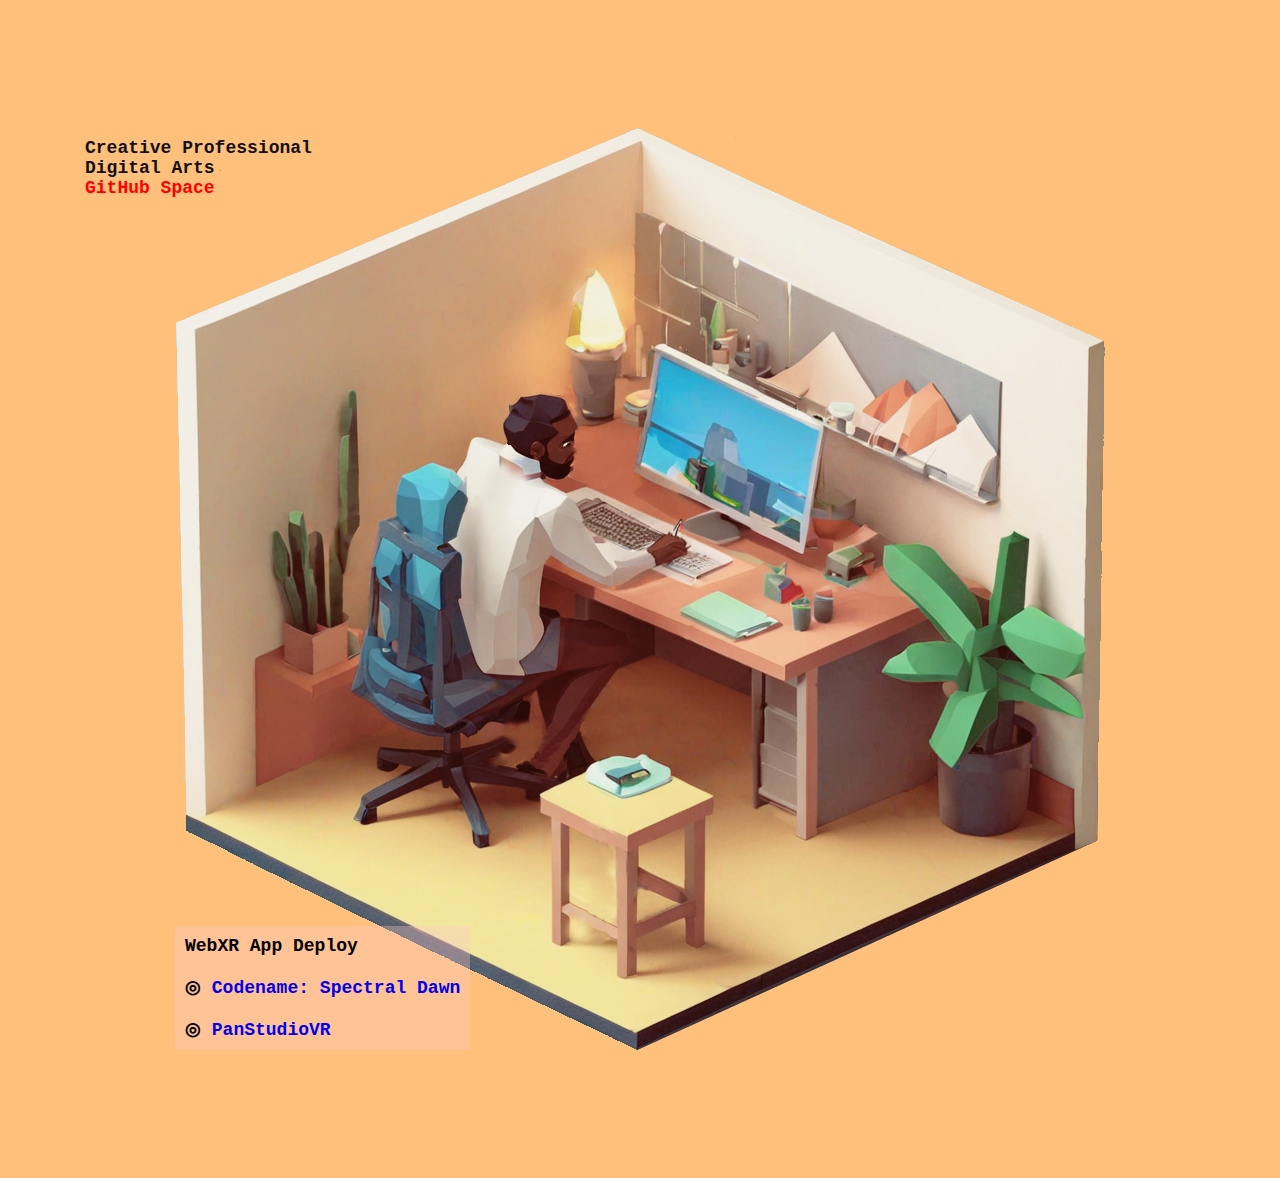
<file: index.html>
<!DOCTYPE html>
<html lang="en">
<head>
<meta charset="UTF-8">
<meta name="viewport" content="width=device-width, initial-scale=1.0">
<title>TRISTANJOHN</title>
<meta name="description" content="Tristan John Github Space">
<meta name="keywords" content="Tristan, John, Tristan John, Film, Music and Interactive Media Production, Github Space">
<link rel="stylesheet" href="https://cdnjs.cloudflare.com/ajax/libs/font-awesome/5.15.1/css/all.min.css" integrity="sha512-+4zCK9k+qNFUR5X+cKL9EIR+ZOhtIloNl9GIKS57V1MyNsYpYcUrUeQc9vNfzsWfV28IaLL3i96P9sdNyeRssA==" crossorigin="anonymous" />
<link rel="stylesheet" href="main.css">
   <style>
  body {
    margin: 10%;
    display: flex;
    justify-content: center;
    align-items: center;
    min-height: 100vh;
    background-color: #FFC07C;
    color: #111111 ; 
    font-family: 'Courier';
  }

  .container {
    position: relative;
  }

  img {
    display: block;
    max-width: 100%;
    height: auto;
    margin: 80 auto;
  }

  .top-left {
    position: absolute;
    top: 0;
    left: 0;
    padding: 10px;
    font-size: 18px;
    font-weight: bold;
  }

  .bottom-left {
    position: absolute;
    bottom: 0;
    left: 0;
    padding: 10px;
    font-size: 18px;
    font-weight: bold;
    background-color: rgba(255, 200, 200, 0.35);
  }

  .top-right {
    position: absolute;
    top: 0;
    right: 0;
    padding: 10px;
    font-size: 18px;
    font-weight: bold;
  }
  
        .social-icons {
        position: absolute;
        bottom: 5px;
        right: 1px;
        display: flex;
        align-items: center;
        background-color: rgba(0, 0, 0, 0.65);
        padding: 10px;
      }
      
      .social-header {
        font-size: 18px;
        color: white;
        text-align: right;
        font-style: Bold;
        margin-right: 10px;
      }
      
      .social-icon {
        margin-right: 10px;
        color: white;
        font-size: 18px;
      }
      
    a:link { text-decoration: none;}
	a:visited { text-decoration: none; }
	a:hover { text-decoration: none; }
	a:active { text-decoration: none; }
</style>
</head>
<body>
  <div class="container">
    <img src="TJOffice.png" alt="Centered Image">
    <div class="top-left" id="slide">Creative Professional    <br> Digital Arts<br> <font color='red'> GitHub Space <font color='black'></div>
    <div class="top-right"></div>
    <div class="bottom-left">WebXR App Deploy<br><br>◎ <a href="https://shaepic.github.io/SDDeploy">Codename: Spectral Dawn </a>
    <!-- <br><br>◎ <a href="https://tristanjohn.com/MARTN">MARTN EP:1</a> -->
    <br><br>◎ <a href="https://shaepic.github.io/PSDeploy">PanStudioVR</a>
    </div>
  </div>
  
  <a href="#" class="lightbox" id="img1">
  <span style="background-image: url('MARTN Landscape Poster 9.png')"></span></a>
  <!--
    <div class="social-icons">
      <span class="social-header">Get In Touch:</span>
      <a class="social-icon" href="mailto:mail@tristanjohn.com" target="_blank"><i class="fas fa-envelope"></i></a>
      <a class="social-icon" href="https://www.linkedin.com/in/tristan-john-2b086159" target="_blank"><i class="fab fa-linkedin-in"></i></a>
      <a class="social-icon" href="https://twitter.com/shaepicvr/" target="_blank"><i class="fab fa-twitter"></i></a>
      <a class="social-icon" href="discordapp.com/users/shaepic" target="_blank"><i class="fab fa-discord"></i></a>
      <a class="social-icon" href="https://www.imdb.com/name/nm5693675/" target="_blank"><i class="fab fa-imdb"></i></a>
      <a class="social-icon" href="https://music.apple.com/us/artist/tristan-john/1377837372" target="_blank"><i class="fab fa-apple"></i></a>
      <a class="social-icon" href="https://facebook.com/TristanJohnMusic" target="_blank"><i class="fab fa-facebook-f"></i></a>
      <a class="social-icon" href="https://instagram.com/shaepicvr/" target="_blank"><i class="fab fa-instagram"></i></a>
      <a class="social-icon" href="https://open.spotify.com/album/7I5lAtqx5pqgWDyg96j8Cg" target="_blank"><i class="fab fa-spotify"></i></a>
      <a class="social-icon" href="https://www.youtube.com/channel/UChcLqfF72_LRg5Qp4Zf-BtQ" target="_blank"><i class="fab fa-youtube"></i></a>
    </div> -->
</body>
</html>
</file>
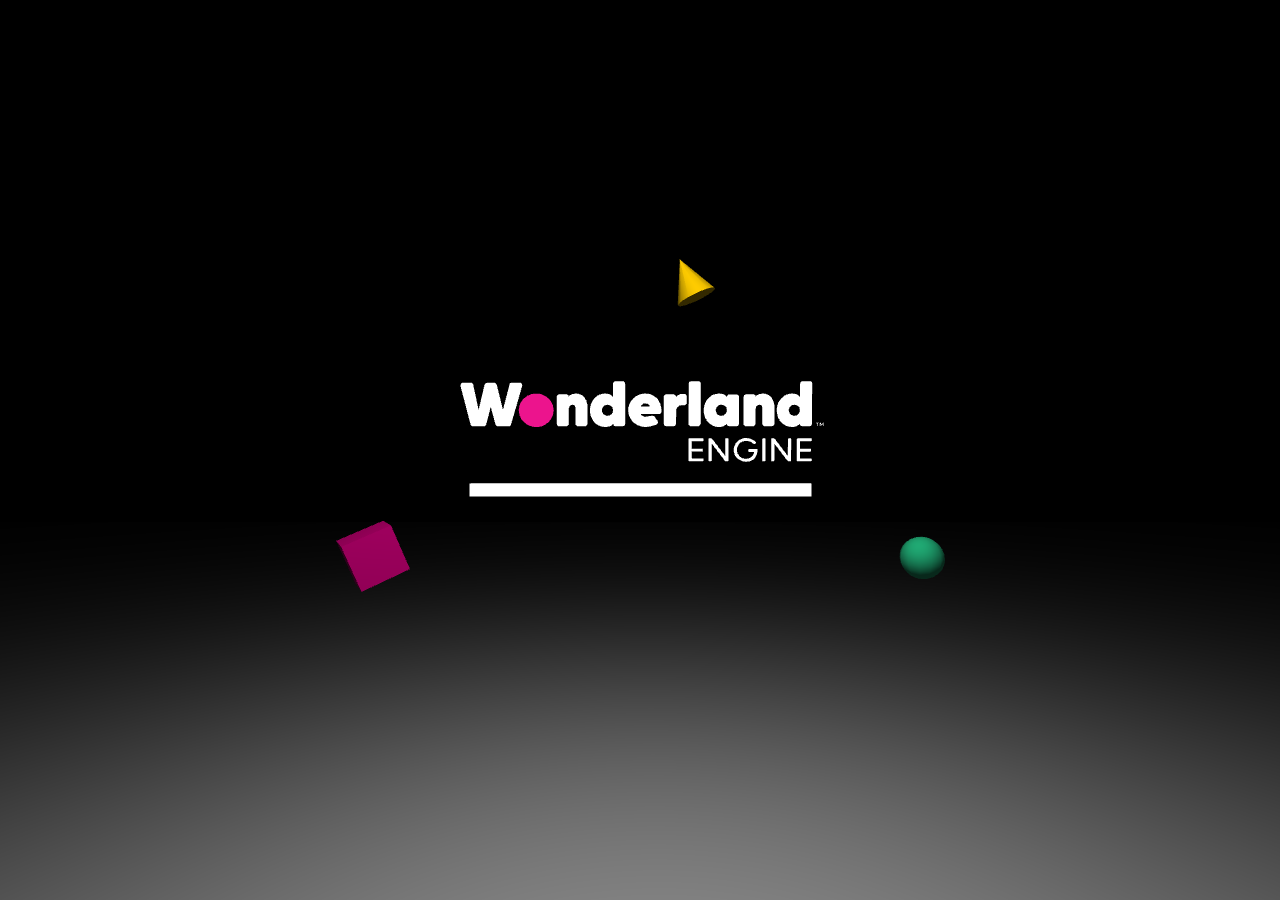
<file: TJCOMPH/index.html>
<!DOCTYPE html>
<html xmlns="http://www.w3.org/1999/xhtml">
  <head>
    <link rel="modulepreload" href="TLP-bundle.js?t=2024-05-27T13:15:06.711" as="script">
    <title>TLP</title>
    <meta charset="utf-8" />
    <meta name="viewport" content="width=device-width, initial-scale=1">
    <meta name="theme-color" content="white">
    <style>
    html {
        height: 100%;
    }
    body {
        height: 100%;
        margin: 0px;
        background-image: linear-gradient(black, #2b2b2b);
    }
    .xr-button-container {
      display: block;
      position: fixed;
      width: 100%;
      bottom: 0px;
      display: flex;
      justify-content: center;
      pointer-events: none;
    }
    #vr-button, #ar-button {
      float: left;
      width: 0px; /* Hidden until we know supported state */
      padding-left: 10px;
      padding-bottom: 25px;
      display: block;
      pointer-events: all;
      cursor: pointer;
    }

    #canvas {
      -webkit-touch-callout: none;
      -webkit-user-select: none;
      -khtml-user-select: none;
      -moz-user-select: none;
      -ms-user-select: none;
      -webkit-tap-highlight-color: transparent;
      user-select: none;
      touch-action: none;
    }

    /* Once supported state is known, show the button */
    [data-supported] {
      width: 100px !important;
      transition: 0.5s;
    }

    /* If not supported, we dim out */
    [data-supported='0'] {
      opacity: 0.25;
    }

    .xr-button-label {
      fill: white;
    }

    .xr-button-frame {
      stroke: white;
    }

    #version {
      text-align: right;
      position: absolute;
      right: 10px;
      bottom: 10px;
      color: white;
      font-size: 18pt;
      font-family: monospace;
      /*display: none; */
      z-index: 99999;
    }

    #version a {
      transition: opacity 0.5s;
      opacity: 0;
    }

    #version:hover a{
      opacity: 1;
    }

    </style>
    

    <script type="module" src="TLP-bundle.js?t=2024-05-27T13:15:06.711"></script>

    
    </script>
    
  </head>
  <body>
    <canvas id="canvas" style="width: 100%; height: 100%; display: block;" tabindex="0"></canvas>
    <div id="version">
        <a>Wonderland Engine 1.2.1</a>
    </div>
    <div class="xr-button-container">
      
      
    </div>
  </body>
</html>
</file>
<file: main.css>
.lightbox {
  /* Default to hidden */
  display: none;

  /* Overlay entire screen */
  position: fixed;
  z-index: 999;
  top: 0;
  left: 0;
  right: 0;
  bottom: 0;
  
  /* A bit of padding around image */
  padding: 1em;

  /* Translucent background */
  background: rgba(0, 0, 0, 0.8);
}

/* Unhide the lightbox when it's the target */
.lightbox:target {
  display: block;
}

.lightbox span {
  /* Full width and height */
  display: block;
  width: 100%;
  height: 100%;

  /* Size and position background image */
  background-position: center;
  background-repeat: no-repeat;
  background-size: contain;
}

#slide {
    position: absolute;
    left: -100px;
    -webkit-animation: slide 1s forwards;
    -webkit-animation-delay: 2s;
    animation: slide 1s forwards;
}

@-webkit-keyframes slide {
    100% { left: 0; }
}

@keyframes slide {
    100% { left: 0; }
}
</file>
